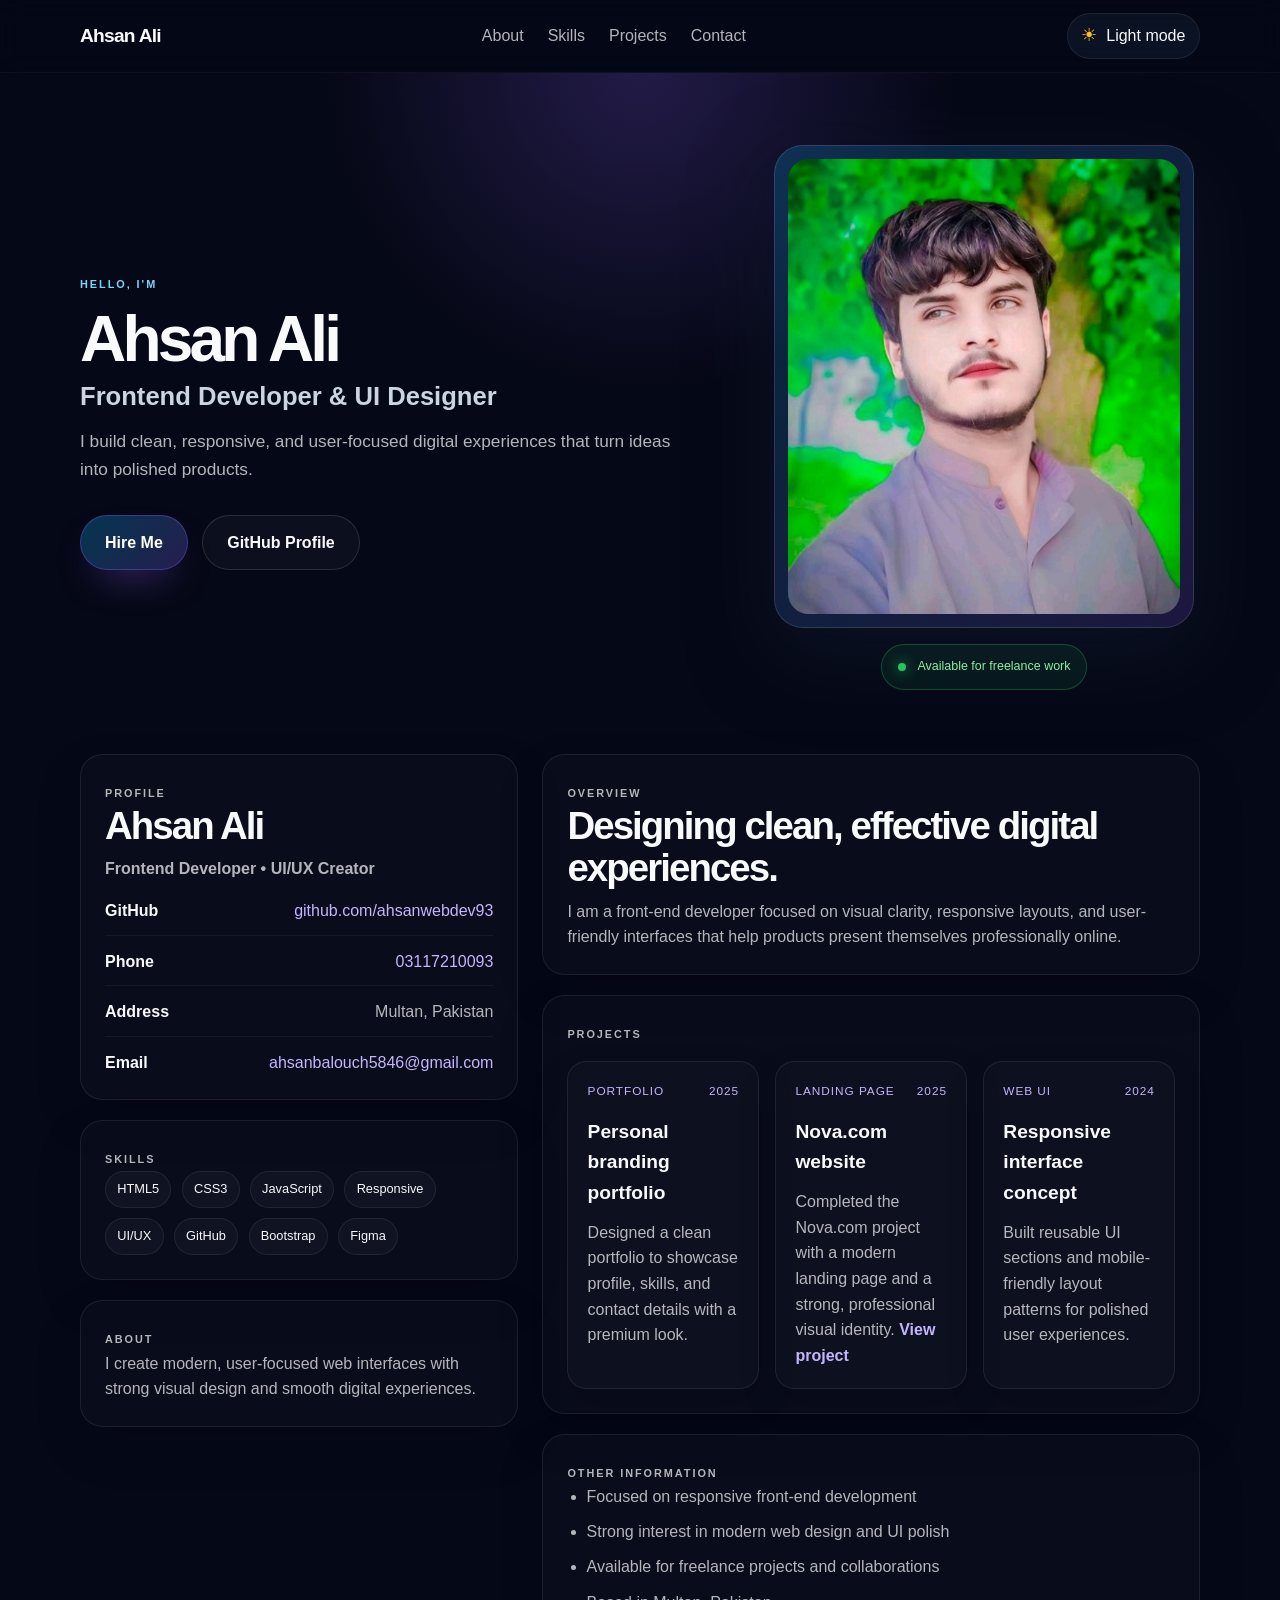
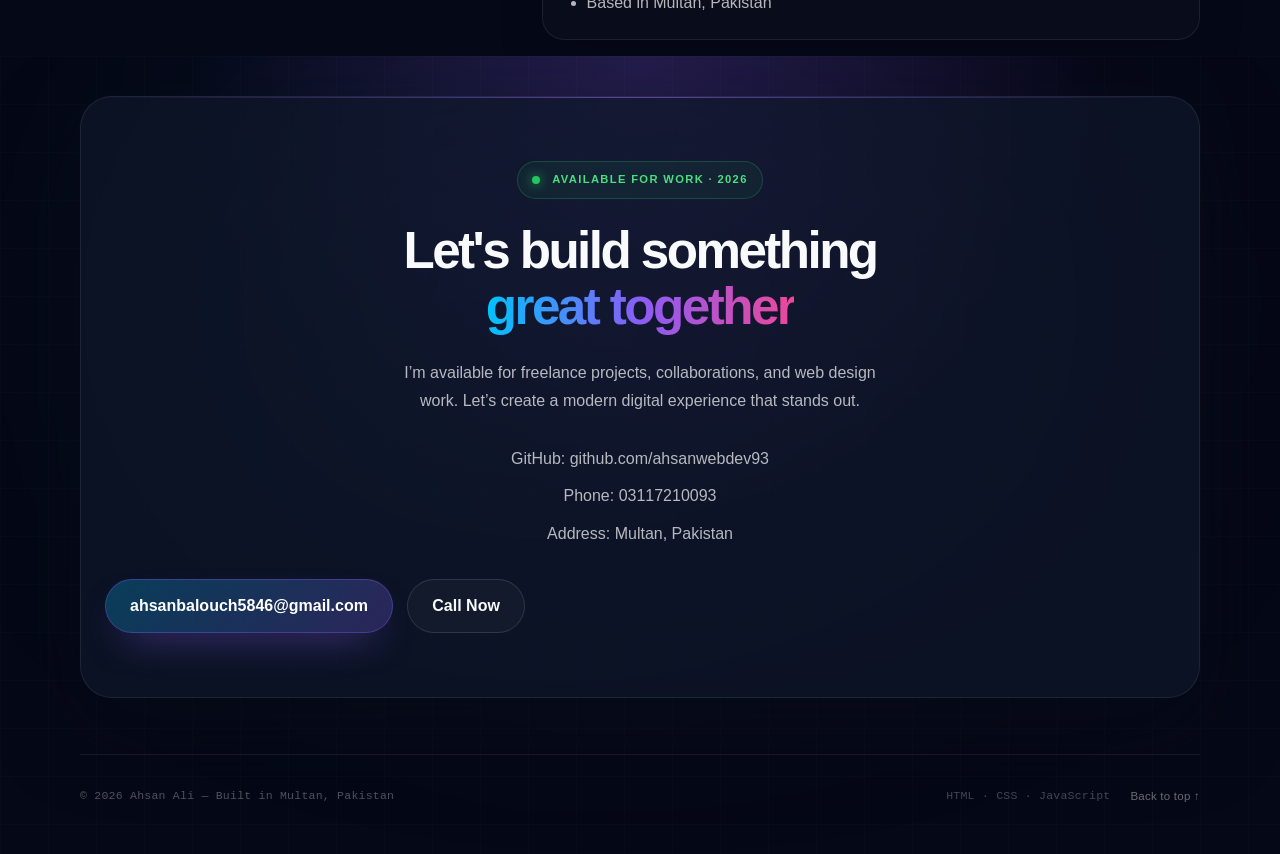
<file: index.html>
<!DOCTYPE html>
<html lang="en">

<head>
    <meta charset="UTF-8" />
    <meta name="viewport" content="width=device-width, initial-scale=1.0" />
    <title>Ahsan Ali | Portfolio</title>
    <meta name="description"
        content="Portfolio of Ahsan Ali — web developer and digital creator based in Multan, Pakistan." />
    <link rel="stylesheet" href="./portfolio.css" />
</head>

<body id="top">
    <header class="topbar">
        <div class="container nav-wrap">
            <div class="brand">Ahsan Ali</div>
            <nav class="main-nav" aria-label="Main navigation">
                <a href="#about">About</a>
                <a href="#skills">Skills</a>
                <a href="#projects">Projects</a>
                <a href="#contact">Contact</a>
            </nav>
            <button class="theme-toggle" id="theme-toggle" type="button" aria-label="Switch to light mode"
                aria-pressed="false">
                <span class="theme-icon" aria-hidden="true">☀</span>
                <span class="theme-label">Light mode</span>
            </button>
        </div>
    </header>

    <main>
        <section class="hero">
            <div class="container hero-grid">
                <div class="hero-copy">
                    <p class="eyebrow">Hello, I'm</p>
                    <h1>Ahsan Ali</h1>
                    <h2>Frontend Developer & UI Designer</h2>
                    <p class="lead">
                        I build clean, responsive, and user-focused digital experiences that turn ideas into polished
                        products.
                    </p>

                    <div class="actions">
                        <a class="button primary" href="#contact">Hire Me</a>
                        <a class="button secondary" href="https://github.com/ahsanwebdev93" target="_blank"
                            rel="noreferrer">GitHub Profile</a>
                    </div>
                </div>

                <div class="profile-card">
                    <div class="profile-frame">
                        <img src="./me.jpeg" alt="Ahsan Ali profile picture" />
                    </div>
                    <div class="profile-badge">
                        <span class="dot"></span>
                        Available for freelance work
                    </div>
                </div>
            </div>
        </section>

        <section class="portfolio-split">
            <div class="container split-grid">
                <aside class="left-panel">
                    <div class="panel-box">
                        <p class="section-tag">Profile</p>
                        <h3>Ahsan Ali</h3>
                        <p class="mini-role">Frontend Developer • UI/UX Creator</p>
                        <ul class="info-list">
                            <li><span>GitHub</span> <a href="https://github.com/ahsanwebdev93" target="_blank"
                                    rel="noreferrer">github.com/ahsanwebdev93</a></li>
                            <li><span>Phone</span> <a href="tel:+923117210093">03117210093</a></li>
                            <li><span>Address</span> Multan, Pakistan</li>
                            <li><span>Email</span> <a href="mailto:ahsanbalouch5846@gmail.com">ahsanbalouch5846@gmail.com</a></li>
                        </ul>
                    </div>

                    <div class="panel-box">
                        <p class="section-tag">Skills</p>
                        <div class="small-skill-grid">
                            <span>HTML5</span>
                            <span>CSS3</span>
                            <span>JavaScript</span>
                            <span>Responsive</span>
                            <span>UI/UX</span>
                            <span>GitHub</span>
                            <span>Bootstrap</span>
                            <span>Figma</span>
                        </div>
                    </div>

                    <div class="panel-box">
                        <p class="section-tag">About</p>
                        <p>
                            I create modern, user-focused web interfaces with strong visual design and smooth digital experiences.
                        </p>
                    </div>
                </aside>

                <div class="right-panel">
                    <div class="panel-box">
                        <p class="section-tag">Overview</p>
                        <h3>Designing clean, effective digital experiences.</h3>
                        <p>
                            I am a front-end developer focused on visual clarity, responsive layouts, and user-friendly interfaces
                            that help products present themselves professionally online.
                        </p>
                    </div>

                    <div class="panel-box">
                        <p class="section-tag">Projects</p>
                        <div class="project-grid">
                            <article class="project-card">
                                <div class="project-top">
                                    <span class="project-label">Portfolio</span>
                                    <span class="project-year">2025</span>
                                </div>
                                <h4>Personal branding portfolio</h4>
                                <p>Designed a clean portfolio to showcase profile, skills, and contact details with a premium look.</p>
                            </article>

                            <article class="project-card">
                                <div class="project-top">
                                    <span class="project-label">Landing Page</span>
                                    <span class="project-year">2025</span>
                                </div>
                                <h4>Nova.com website</h4>
                                <p>
                                    Completed the Nova.com project with a modern landing page and a strong, professional visual identity.
                                    <a href="https://ahsanwebdev93.github.io/nova.com/" target="_blank" rel="noreferrer">View project</a>
                                </p>
                            </article>

                            <article class="project-card">
                                <div class="project-top">
                                    <span class="project-label">Web UI</span>
                                    <span class="project-year">2024</span>
                                </div>
                                <h4>Responsive interface concept</h4>
                                <p>Built reusable UI sections and mobile-friendly layout patterns for polished user experiences.</p>
                            </article>
                        </div>
                    </div>

                    <div class="panel-box">
                        <p class="section-tag">Other Information</p>
                        <ul class="list-points">
                            <li>Focused on responsive front-end development</li>
                            <li>Strong interest in modern web design and UI polish</li>
                            <li>Available for freelance projects and collaborations</li>
                            <li>Based in Multan, Pakistan</li>
                        </ul>
                    </div>
                </div>
            </div>
        </section>
    </main>

    <section class="contact-section" id="contact">
        <div class="bg-glow" aria-hidden="true"></div>
        <div class="grid-bg" aria-hidden="true"></div>

        <div class="container">
            <div class="card">
                <div class="availability">
                    <span class="status-dot" aria-hidden="true"></span>
                    Available for work · 2026
                </div>

                <h2>Let's build something <span>great together</span></h2>

                <p>
                    I’m available for freelance projects, collaborations, and web design work. Let’s create a modern
                    digital experience that stands out.
                </p>

                <div class="contact-list" aria-label="contact details">
                    <a href="https://github.com/ahsanwebdev93" target="_blank" rel="noreferrer">GitHub:
                        github.com/ahsanwebdev93</a>
                    <a href="tel:+923117210093">Phone: 03117210093</a>
                    <span>Address: Multan, Pakistan</span>
                </div>

                <div class="actions contact-actions">
                    <a class="button primary" href="mailto:ahsanbalouch5846@gmail.com">ahsanbalouch5846@gmail.com</a>
                    <a class="button secondary" href="tel:+923117210093">Call Now</a>
                </div>
            </div>

            <footer class="site-footer">
                <p>© <span id="year"></span> Ahsan Ali — Built in Multan, Pakistan</p>
                <div class="footer-meta">
                    <span>HTML · CSS · JavaScript</span>
                    <a href="#top">Back to top ↑</a>
                </div>
            </footer>
        </div>
    </section>

    <script src="./portfolio.js"></script>
</body>

</html>
</file>
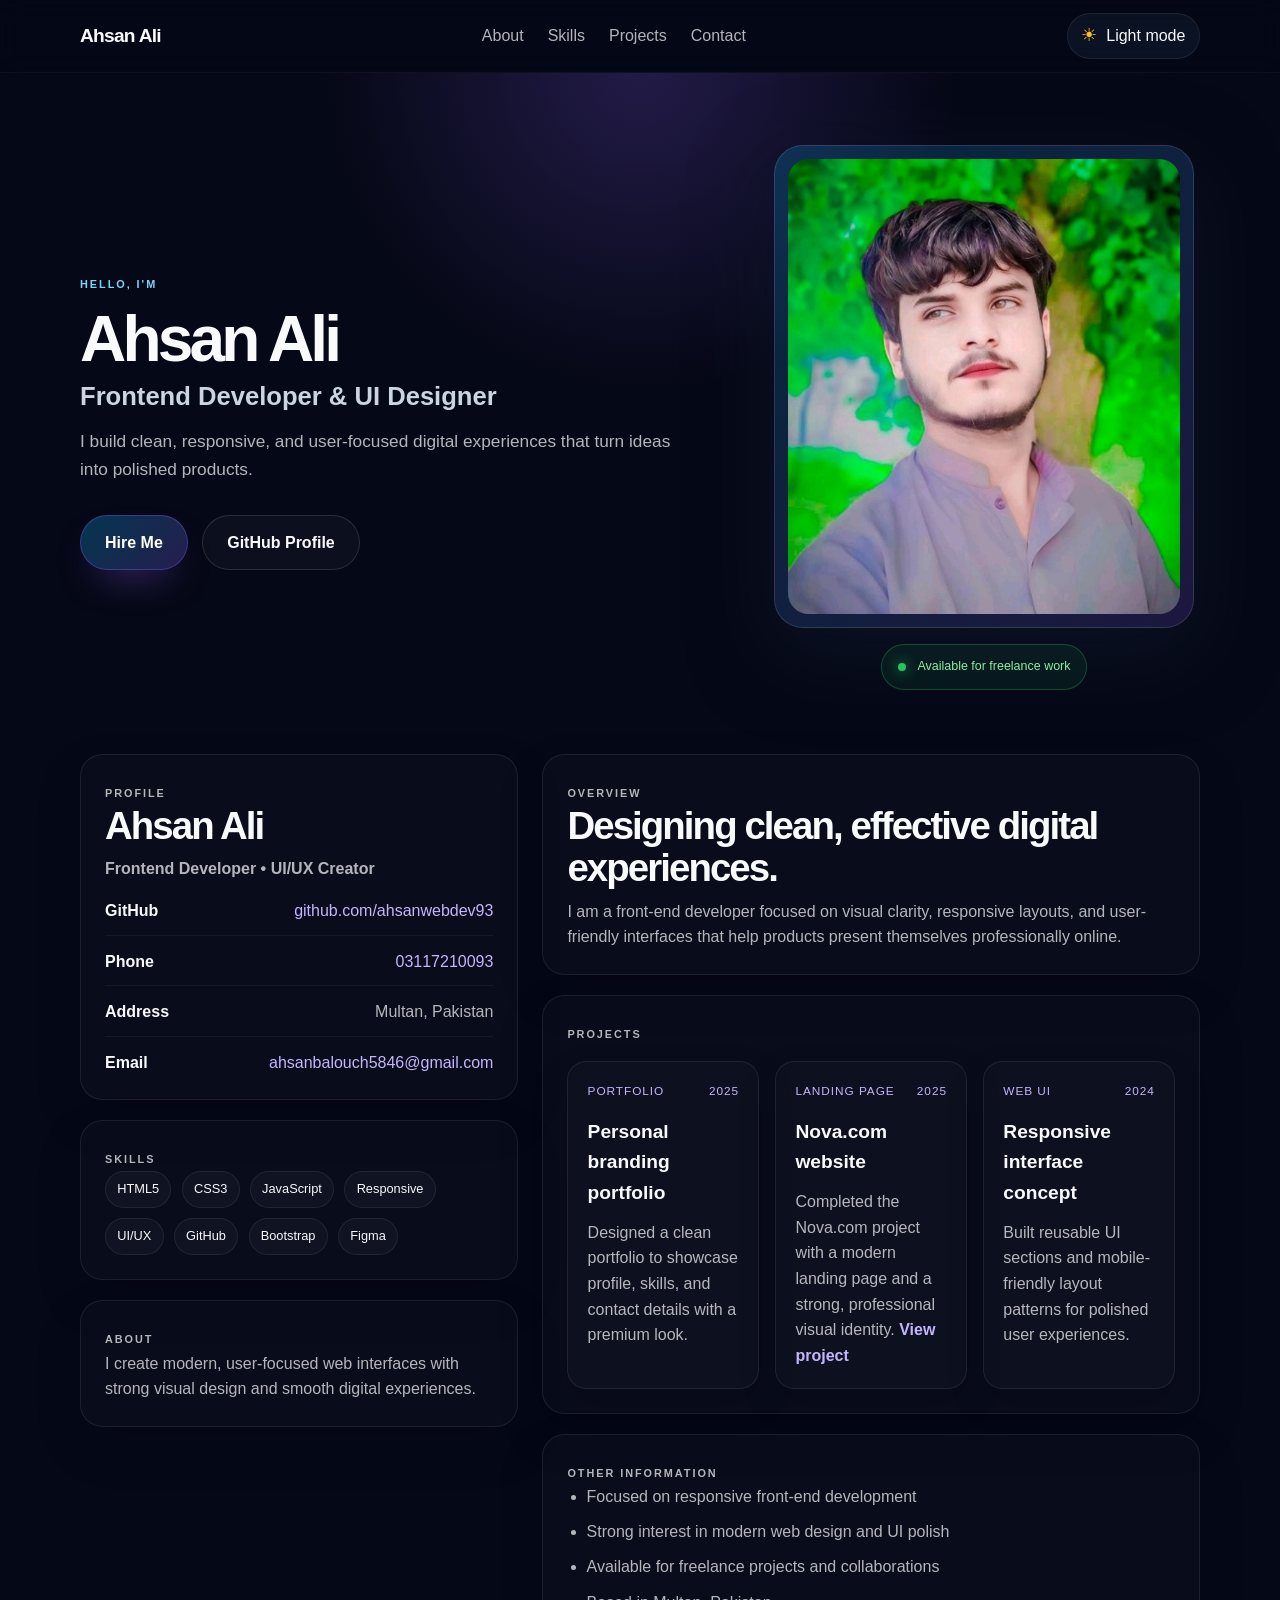
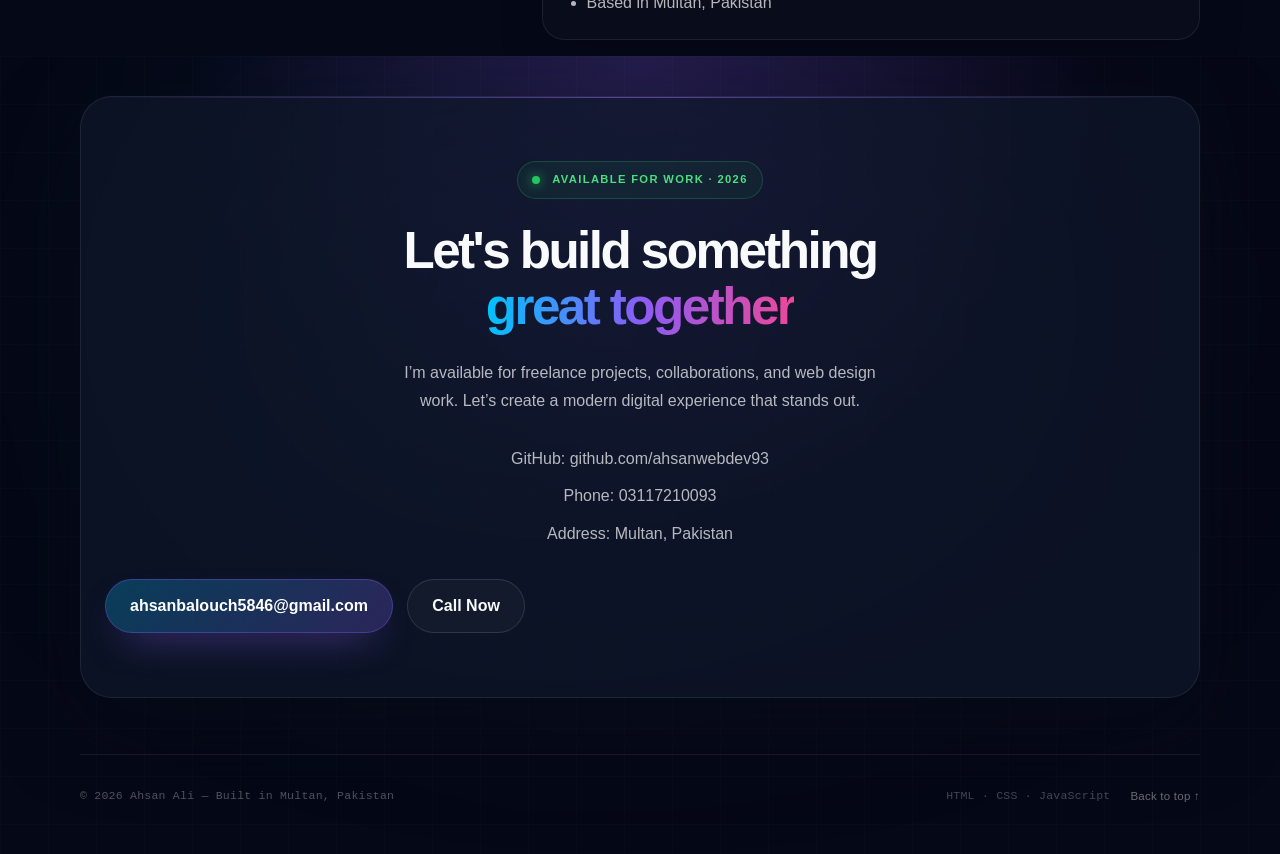
<file: portfolio.html>
<!DOCTYPE html>
<html lang="en">

<head>
    <meta charset="UTF-8" />
    <meta name="viewport" content="width=device-width, initial-scale=1.0" />
    <title>Ahsan Ali | Portfolio</title>
    <meta name="description"
        content="Portfolio of Ahsan Ali — web developer and digital creator based in Multan, Pakistan." />
    <link rel="stylesheet" href="./portfolio.css" />
</head>

<body id="top">
    <header class="topbar">
        <div class="container nav-wrap">
            <div class="brand">Ahsan Ali</div>
            <nav class="main-nav" aria-label="Main navigation">
                <a href="#about">About</a>
                <a href="#skills">Skills</a>
                <a href="#projects">Projects</a>
                <a href="#contact">Contact</a>
            </nav>
            <button class="theme-toggle" id="theme-toggle" type="button" aria-label="Switch to light mode"
                aria-pressed="false">
                <span class="theme-icon" aria-hidden="true">☀</span>
                <span class="theme-label">Light mode</span>
            </button>
        </div>
    </header>

    <main>
        <section class="hero">
            <div class="container hero-grid">
                <div class="hero-copy">
                    <p class="eyebrow">Hello, I'm</p>
                    <h1>Ahsan Ali</h1>
                    <h2>Frontend Developer & UI Designer</h2>
                    <p class="lead">
                        I build clean, responsive, and user-focused digital experiences that turn ideas into polished
                        products.
                    </p>

                    <div class="actions">
                        <a class="button primary" href="#contact">Hire Me</a>
                        <a class="button secondary" href="https://github.com/ahsanwebdev93" target="_blank"
                            rel="noreferrer">GitHub Profile</a>
                    </div>
                </div>

                <div class="profile-card">
                    <div class="profile-frame">
                        <img src="./me.jpeg" alt="Ahsan Ali profile picture" />
                    </div>
                    <div class="profile-badge">
                        <span class="dot"></span>
                        Available for freelance work
                    </div>
                </div>
            </div>
        </section>

        <section class="portfolio-split" id="about">
            <div class="container split-grid">
                <aside class="left-panel">
                    <div class="panel-box">
                        <p class="section-tag">Profile</p>
                        <h3>Ahsan Ali</h3>
                        <p class="mini-role">Frontend Developer • UI/UX Creator</p>
                        <ul class="info-list">
                            <li><span>GitHub</span> <a href="https://github.com/ahsanwebdev93" target="_blank"
                                    rel="noreferrer">github.com/ahsanwebdev93</a></li>
                            <li><span>Phone</span> <a href="tel:+923117210093">03117210093</a></li>
                            <li><span>Address</span> Multan, Pakistan</li>
                            <li><span>Email</span> <a href="mailto:ahsanbalouch5846@gmail.com">ahsanbalouch5846@gmail.com</a></li>
                        </ul>
                    </div>

                    <div class="panel-box" id="skills">
                        <p class="section-tag">Skills</p>
                        <div class="small-skill-grid">
                            <span>HTML5</span>
                            <span>CSS3</span>
                            <span>JavaScript</span>
                            <span>Responsive</span>
                            <span>UI/UX</span>
                            <span>GitHub</span>
                            <span>Bootstrap</span>
                            <span>Figma</span>
                        </div>
                    </div>

                    <div class="panel-box">
                        <p class="section-tag">About</p>
                        <p>
                            I create modern, user-focused web interfaces with strong visual design and smooth digital experiences.
                        </p>
                    </div>
                </aside>

                <div class="right-panel">
                    <div class="panel-box">
                        <p class="section-tag">Overview</p>
                        <h3>Designing clean, effective digital experiences.</h3>
                        <p>
                            I am a front-end developer focused on visual clarity, responsive layouts, and user-friendly interfaces
                            that help products present themselves professionally online.
                        </p>
                    </div>

                    <div class="panel-box" id="projects">
                        <p class="section-tag">Projects</p>
                        <div class="project-grid">
                            <article class="project-card">
                                <div class="project-top">
                                    <span class="project-label">Portfolio</span>
                                    <span class="project-year">2025</span>
                                </div>
                                <h4>Personal branding portfolio</h4>
                                <p>Designed a clean portfolio to showcase profile, skills, and contact details with a premium look.</p>
                            </article>

                            <article class="project-card">
                                <div class="project-top">
                                    <span class="project-label">Landing Page</span>
                                    <span class="project-year">2025</span>
                                </div>
                                <h4>Nova.com website</h4>
                                <p>
                                    Completed the Nova.com project with a modern landing page and a strong, professional visual identity.
                                    <a href="https://ahsanwebdev93.github.io/nova.com/" target="_blank" rel="noreferrer">View project</a>
                                </p>
                            </article>

                            <article class="project-card">
                                <div class="project-top">
                                    <span class="project-label">Web UI</span>
                                    <span class="project-year">2024</span>
                                </div>
                                <h4>Responsive interface concept</h4>
                                <p>Built reusable UI sections and mobile-friendly layout patterns for polished user experiences.</p>
                            </article>
                        </div>
                    </div>

                    <div class="panel-box">
                        <p class="section-tag">Other Information</p>
                        <ul class="list-points">
                            <li>Focused on responsive front-end development</li>
                            <li>Strong interest in modern web design and UI polish</li>
                            <li>Available for freelance projects and collaborations</li>
                            <li>Based in Multan, Pakistan</li>
                        </ul>
                    </div>
                </div>
            </div>
        </section>
    </main>

    <section class="contact-section" id="contact">
        <div class="bg-glow" aria-hidden="true"></div>
        <div class="grid-bg" aria-hidden="true"></div>

        <div class="container">
            <div class="card">
                <div class="availability">
                    <span class="status-dot" aria-hidden="true"></span>
                    Available for work · 2026
                </div>

                <h2>Let's build something <span>great together</span></h2>

                <p>
                    I’m available for freelance projects, collaborations, and web design work. Let’s create a modern
                    digital experience that stands out.
                </p>

                <div class="contact-list" aria-label="contact details">
                    <a href="https://github.com/ahsanwebdev93" target="_blank" rel="noreferrer">GitHub:
                        github.com/ahsanwebdev93</a>
                    <a href="tel:+923117210093">Phone: 03117210093</a>
                    <span>Address: Multan, Pakistan</span>
                </div>

                <div class="actions contact-actions">
                    <a class="button primary" href="mailto:ahsanbalouch5846@gmail.com">ahsanbalouch5846@gmail.com</a>
                    <a class="button secondary" href="tel:+923117210093">Call Now</a>
                </div>
            </div>

            <footer class="site-footer">
                <p>© <span id="year"></span> Ahsan Ali — Built in Multan, Pakistan</p>
                <div class="footer-meta">
                    <span>HTML · CSS · JavaScript</span>
                    <a href="#top">Back to top ↑</a>
                </div>
            </footer>
        </div>
    </section>

    <script src="./portfolio.js"></script>
</body>

</html>
</file>
<file: portfolio.css>
:root {
  --bg: #050816;
  --bg-soft: #0f172a;
  --panel: rgba(15, 23, 42, 0.7);
  --panel-strong: rgba(15, 23, 42, 0.85);
  --text: #f8fafc;
  --muted: rgba(255, 255, 255, 0.7);
  --line: rgba(255, 255, 255, 0.08);
  --plasma: #8b5cf6;
  --electric: #00c2ff;
  --green: #22c55e;
  --shadow: rgba(8, 15, 30, 0.7);
}

* {
  box-sizing: border-box;
}

html {
  scroll-behavior: smooth;
}

body {
  margin: 0;
  min-height: 100vh;
  font-family: Arial, Helvetica, sans-serif;
  background: var(--bg);
  color: var(--text);
  line-height: 1.6;
}

img {
  max-width: 100%;
  display: block;
}

button,
a {
  font: inherit;
}

body a {
  color: inherit;
}

.container {
  width: min(1120px, calc(100% - 2rem));
  margin: 0 auto;
}

.topbar {
  position: sticky;
  top: 0;
  z-index: 20;
  backdrop-filter: blur(14px);
  background: rgba(5, 8, 22, 0.55);
  border-bottom: 1px solid rgba(255, 255, 255, 0.04);
}

.nav-wrap {
  display: flex;
  align-items: center;
  justify-content: space-between;
  gap: 1.5rem;
  min-height: 72px;
}

.brand {
  font-size: 1.2rem;
  font-weight: 700;
  letter-spacing: -0.04em;
}

.main-nav {
  display: flex;
  align-items: center;
  gap: 1.5rem;
}

.main-nav a {
  text-decoration: none;
  color: var(--muted);
  transition: color 0.25s ease;
}

.main-nav a:hover {
  color: var(--text);
}

.theme-toggle {
  display: inline-flex;
  align-items: center;
  justify-content: center;
  gap: 0.55rem;
  min-height: 2.6rem;
  padding: 0.55rem 0.85rem;
  border: 1px solid var(--line);
  border-radius: 999px;
  background: var(--panel);
  color: var(--text);
  cursor: pointer;
  white-space: nowrap;
  transition: background 0.2s ease, border-color 0.2s ease, transform 0.2s ease;
}

.theme-toggle:hover {
  transform: translateY(-1px);
  border-color: var(--plasma);
}

.theme-icon {
  color: #fbbf24;
  font-size: 1.1rem;
  line-height: 1;
}

.theme-toggle:focus-visible {
  outline: 2px solid var(--electric);
  outline-offset: 3px;
}

.hero {
  position: relative;
  padding: 4.5rem 0 2rem;
  background: radial-gradient(circle at top, rgba(139, 92, 246, 0.22), transparent 35%), var(--bg);
}

.hero-grid {
  display: grid;
  grid-template-columns: 1.2fr 0.8fr;
  align-items: center;
  gap: 2.5rem;
}

.eyebrow,
.section-tag {
  display: inline-block;
  text-transform: uppercase;
  letter-spacing: 0.18em;
  font-size: 0.68rem;
  color: #7dd3fc;
  margin-bottom: 1rem;
  font-weight: 700;
}

.hero-copy h1 {
  margin: 0;
  font-size: clamp(2.8rem, 5vw, 5rem);
  line-height: 0.95;
  letter-spacing: -0.06em;
}

.hero-copy h2 {
  margin: 0.7rem 0 1rem;
  font-size: clamp(1.25rem, 2vw, 2rem);
  line-height: 1.2;
  color: #cbd5e1;
}

.lead {
  max-width: 620px;
  margin: 0;
  color: var(--muted);
  font-size: 1.08rem;
}

.actions {
  display: flex;
  flex-wrap: wrap;
  gap: 0.9rem;
  margin-top: 2rem;
}

.button {
  display: inline-flex;
  align-items: center;
  justify-content: center;
  min-height: 3.2rem;
  padding: 0.85rem 1.5rem;
  border-radius: 999px;
  text-decoration: none;
  font-weight: 600;
  transition: transform 0.25s ease, box-shadow 0.25s ease, border-color 0.25s ease;
}

.button:hover {
  transform: translateY(-2px);
}

.button.primary {
  color: #fff;
  background: linear-gradient(135deg, rgba(0, 194, 255, 0.25), rgba(139, 92, 246, 0.25));
  border: 1px solid rgba(139, 92, 246, 0.35);
  box-shadow: 0 18px 40px -20px rgba(139, 92, 246, 0.8);
}

.button.secondary {
  color: var(--text);
  background: rgba(255, 255, 255, 0.03);
  border: 1px solid rgba(255, 255, 255, 0.12);
}

.quick-facts {
  list-style: none;
  display: grid;
  gap: 0.9rem;
  padding: 0;
  margin: 2rem 0 0;
  max-width: 420px;
}

.quick-facts li {
  display: flex;
  justify-content: space-between;
  gap: 1rem;
  padding: 0.9rem 1rem;
  border-radius: 0.95rem;
  background: rgba(255, 255, 255, 0.03);
  border: 1px solid var(--line);
  color: var(--muted);
}

.quick-facts span {
  color: var(--text);
  font-weight: 600;
}

.quick-facts a {
  color: #c4b5fd;
  text-decoration: none;
}

.profile-card {
  display: flex;
  flex-direction: column;
  align-items: center;
  gap: 1rem;
}

.profile-frame {
  width: min(420px, 82vw);
  aspect-ratio: 1 / 1.15;
  padding: 0.8rem;
  border-radius: 1.8rem;
  background: linear-gradient(135deg, rgba(0, 194, 255, 0.18), rgba(139, 92, 246, 0.18));
  border: 1px solid rgba(255, 255, 255, 0.12);
  box-shadow: 0 25px 80px rgba(15, 23, 42, 0.7);
}

.profile-frame img {
  width: 100%;
  height: 100%;
  object-fit: cover;
  border-radius: 1.3rem;
}

.profile-badge {
  display: inline-flex;
  align-items: center;
  gap: 0.7rem;
  padding: 0.75rem 1rem;
  border-radius: 999px;
  border: 1px solid rgba(34, 197, 94, 0.3);
  background: rgba(34, 197, 94, 0.08);
  color: #86efac;
  font-size: 0.78rem;
}

.dot {
  width: 0.55rem;
  height: 0.55rem;
  border-radius: 50%;
  background: var(--green);
  box-shadow: 0 0 14px rgba(34, 197, 94, 0.9);
  animation: pulse 1.8s infinite ease-in-out;
}

.info-section,
.skills-section,
.projects-section {
  padding: 2rem 0 1rem;
}

.section-grid {
  display: grid;
  grid-template-columns: 0.9fr 1.1fr;
  gap: 2rem;
  align-items: start;
  padding: 2rem 0;
}

.info-section h3,
.section-heading {
  margin: 0;
  font-size: clamp(1.8rem, 3vw, 3rem);
  line-height: 1.1;
  letter-spacing: -0.05em;
}

.section-grid p {
  margin: 0 0 1rem;
  color: var(--muted);
  font-size: 1.02rem;
}

.centered {
  text-align: center;
}

.skills-grid {
  display: grid;
  grid-template-columns: repeat(4, minmax(0, 1fr));
  gap: 1rem;
  margin-top: 2rem;
}

.skill-card,
.project-card {
  background: rgba(255, 255, 255, 0.02);
  border: 1px solid var(--line);
  border-radius: 1.2rem;
  box-shadow: 0 15px 35px rgba(2, 6, 23, 0.2);
}

.skill-card {
  display: flex;
  align-items: center;
  justify-content: center;
  min-height: 110px;
  font-weight: 700;
  color: var(--text);
  text-align: center;
}

.project-grid {
  display: grid;
  grid-template-columns: repeat(3, minmax(0, 1fr));
  gap: 1.2rem;
  margin-top: 2rem;
}

.project-card {
  padding: 1.4rem;
}

.project-top {
  display: flex;
  align-items: center;
  justify-content: space-between;
  gap: 1rem;
  margin-bottom: 1rem;
  color: #c4b5fd;
  font-size: 0.74rem;
  text-transform: uppercase;
  letter-spacing: 0.08em;
}

.project-card h4 {
  margin: 0 0 0.9rem;
  font-size: 1.4rem;
}

.project-card p {
  margin: 0;
  color: var(--muted);
}

.contact-section {
  position: relative;
  overflow: hidden;
  padding: 2.5rem 0 3rem;
  background: radial-gradient(circle at top, rgba(139, 92, 246, 0.2), transparent 45%), var(--bg);
}

.contact-section .bg-glow,
.contact-section .grid-bg {
  position: absolute;
  inset: 0;
  pointer-events: none;
}

.contact-section .bg-glow {
  left: 50%;
  top: 2.5rem;
  width: min(820px, 80vw);
  height: 420px;
  transform: translateX(-50%);
  border-radius: 50%;
  background: linear-gradient(90deg, rgba(0, 194, 255, 0.15), rgba(139, 92, 246, 0.15), rgba(168, 85, 247, 0.1));
  filter: blur(150px);
}

.contact-section .grid-bg {
  background-image:
    linear-gradient(rgba(255, 255, 255, 0.04) 1px, transparent 1px),
    linear-gradient(90deg, rgba(255, 255, 255, 0.04) 1px, transparent 1px);
  background-size: 48px 48px;
  opacity: 0.4;
}

.card {
  position: relative;
  overflow: hidden;
  border: 1px solid var(--line);
  border-radius: 2rem;
  background: var(--panel);
  box-shadow: 0 30px 80px rgba(9, 11, 24, 0.6);
  text-align: center;
  padding: 4rem 1.5rem;
}

.card::before {
  content: "";
  position: absolute;
  inset-inline: 0;
  top: 0;
  height: 1px;
  background: linear-gradient(90deg, transparent, rgba(139, 92, 246, 0.6), transparent);
}

.availability {
  display: inline-flex;
  align-items: center;
  gap: 0.75rem;
  border: 1px solid rgba(34, 197, 94, 0.25);
  border-radius: 999px;
  background: rgba(34, 197, 94, 0.07);
  color: #4ade80;
  padding: 0.55rem 0.9rem;
  font-size: 0.7rem;
  letter-spacing: 0.12em;
  text-transform: uppercase;
  font-weight: 600;
}

.status-dot {
  width: 0.5rem;
  height: 0.5rem;
  border-radius: 50%;
  background: var(--green);
  box-shadow: 0 0 12px rgba(34, 197, 94, 0.9);
  animation: pulse 1.6s infinite ease-in-out;
}

.card h2 {
  max-width: 36rem;
  margin: 1.5rem auto 0;
  font-size: clamp(2.3rem, 4vw, 4rem);
  line-height: 1.1;
  letter-spacing: -0.05em;
  color: var(--text);
}

.card h2 span {
  background: linear-gradient(90deg, var(--electric), var(--plasma), #ec4899);
  -webkit-background-clip: text;
  background-clip: text;
  color: transparent;
}

.card p {
  max-width: 32rem;
  margin: 1.5rem auto 0;
  color: var(--muted);
  font-size: 1rem;
  line-height: 1.7;
}

.contact-list {
  display: flex;
  flex-direction: column;
  gap: 0.75rem;
  align-items: center;
  margin-top: 2rem;
  color: var(--muted);
}

.contact-list a,
.contact-list span {
  text-decoration: none;
  color: var(--muted);
}

.contact-list a:hover {
  color: var(--text);
}

.contact-actions {
  margin-top: 2rem;
}

.site-footer {
  position: relative;
  z-index: 1;
  display: flex;
  justify-content: space-between;
  align-items: center;
  gap: 1rem;
  flex-wrap: wrap;
  margin-top: 3.5rem;
  padding-top: 2rem;
  border-top: 1px solid rgba(255, 255, 255, 0.07);
  color: rgba(255, 255, 255, 0.3);
  font-size: 0.72rem;
  letter-spacing: 0.02em;
}

.site-footer p {
  margin: 0;
  font-family: "SFMono-Regular", Consolas, monospace;
}

.footer-meta {
  display: inline-flex;
  align-items: center;
  gap: 1.25rem;
  flex-wrap: wrap;
}

.footer-meta span {
  font-family: "SFMono-Regular", Consolas, monospace;
  color: rgba(255, 255, 255, 0.25);
}

.footer-meta a {
  color: rgba(255, 255, 255, 0.4);
  text-decoration: none;
}

.footer-meta a:hover {
  color: #fff;
}

@keyframes pulse {
  0%,
  100% {
    opacity: 1;
    transform: scale(1);
  }

  50% {
    opacity: 0.7;
    transform: scale(1.15);
  }
}

.portfolio-split {
  padding: 2rem 0 1rem;
}

.split-grid {
  display: grid;
  grid-template-columns: 0.8fr 1.2fr;
  gap: 1.5rem;
  align-items: start;
}

.left-panel,
.right-panel {
  display: grid;
  gap: 1.25rem;
}

.panel-box {
  background: rgba(255, 255, 255, 0.02);
  border: 1px solid var(--line);
  border-radius: 1.4rem;
  padding: 1.5rem;
  box-shadow: 0 20px 45px rgba(2, 6, 23, 0.18);
}

.panel-box h3 {
  margin: 0 0 0.6rem;
  font-size: clamp(1.8rem, 3vw, 2.5rem);
  letter-spacing: -0.05em;
  line-height: 1.1;
}

.panel-box p {
  margin: 0;
  color: var(--muted);
}

.mini-role {
  color: #dbeafe;
  font-weight: 600;
  margin-bottom: 1rem !important;
}

.info-list {
  list-style: none;
  padding: 0;
  margin: 0;
  display: grid;
  gap: 0.8rem;
}

.info-list li {
  display: flex;
  justify-content: space-between;
  gap: 0.75rem;
  color: var(--muted);
  border-bottom: 1px solid rgba(255, 255, 255, 0.05);
  padding-bottom: 0.7rem;
}

.info-list li:last-child {
  border-bottom: none;
  padding-bottom: 0;
}

.info-list span {
  color: var(--text);
  font-weight: 600;
}

.info-list a {
  color: #c4b5fd;
  text-decoration: none;
}

.small-skill-grid {
  display: flex;
  flex-wrap: wrap;
  gap: 0.65rem;
}

.small-skill-grid span {
  display: inline-flex;
  align-items: center;
  padding: 0.45rem 0.7rem;
  border-radius: 999px;
  border: 1px solid var(--line);
  background: rgba(255, 255, 255, 0.03);
  color: var(--text);
  font-size: 0.8rem;
}

.list-points {
  list-style: disc;
  padding-left: 1.2rem;
  margin: 0;
  display: grid;
  gap: 0.6rem;
  color: var(--muted);
}

.project-grid {
  display: grid;
  grid-template-columns: repeat(3, minmax(0, 1fr));
  gap: 1rem;
  margin-top: 1rem;
}

.project-card {
  background: rgba(255, 255, 255, 0.02);
  border: 1px solid var(--line);
  border-radius: 1.2rem;
  padding: 1.2rem;
  box-shadow: 0 15px 35px rgba(2, 6, 23, 0.2);
}

.project-card h4 {
  margin: 0.8rem 0 0.7rem;
  font-size: 1.2rem;
}

.project-card p {
  margin: 0;
  color: var(--muted);
}

.project-card a {
  color: #c4b5fd;
  text-decoration: none;
  font-weight: 600;
}

@media (max-width: 900px) {
  .hero-grid,
  .section-grid,
  .split-grid,
  .project-grid,
  .skills-grid {
    grid-template-columns: 1fr;
  }

  .skills-grid {
    grid-template-columns: repeat(2, minmax(0, 1fr));
  }
}

@media (max-width: 640px) {
  .nav-wrap {
    flex-direction: column;
    justify-content: center;
    gap: 0.75rem;
    padding: 1rem 0;
  }

  .main-nav {
    gap: 0.8rem;
    flex-wrap: wrap;
    justify-content: center;
  }

  .hero {
    padding-top: 3rem;
  }

  .quick-facts li {
    flex-direction: column;
    align-items: flex-start;
  }

  .card {
    padding: 3rem 1rem;
  }

  .actions {
    flex-direction: column;
  }

  .button {
    width: 100%;
  }

  .site-footer {
    justify-content: center;
    text-align: center;
  }

  .skills-grid {
    grid-template-columns: 1fr;
  }
}

:root[data-theme="light"] {
  color-scheme: light;
  --bg: #f3f6fc;
  --bg-soft: #ffffff;
  --panel: rgba(255, 255, 255, 0.86);
  --panel-strong: #ffffff;
  --text: #172033;
  --muted: #526078;
  --line: rgba(23, 32, 51, 0.13);
  --shadow: rgba(29, 45, 75, 0.12);
}

:root[data-theme="dark"] {
  color-scheme: dark;
}

:root[data-theme="light"] body {
  background: var(--bg);
}

:root[data-theme="light"] .topbar {
  background: rgba(255, 255, 255, 0.84);
  border-bottom-color: var(--line);
}

:root[data-theme="light"] .hero {
  background: radial-gradient(circle at top, rgba(139, 92, 246, 0.12), transparent 38%), var(--bg);
}

:root[data-theme="light"] .hero-copy h2,
:root[data-theme="light"] .mini-role {
  color: #475569;
}

:root[data-theme="light"] .button.secondary,
:root[data-theme="light"] .quick-facts li,
:root[data-theme="light"] .panel-box,
:root[data-theme="light"] .project-card,
:root[data-theme="light"] .skill-card,
:root[data-theme="light"] .small-skill-grid span {
  background: rgba(255, 255, 255, 0.78);
  border-color: var(--line);
}

:root[data-theme="light"] .profile-frame {
  border-color: var(--line);
  box-shadow: 0 25px 80px rgba(29, 45, 75, 0.18);
}

:root[data-theme="light"] .profile-badge {
  color: #166534;
  background: rgba(34, 197, 94, 0.1);
}

:root[data-theme="light"] .eyebrow,
:root[data-theme="light"] .section-tag {
  color: #0369a1;
}

:root[data-theme="light"] .quick-facts a,
:root[data-theme="light"] .info-list a,
:root[data-theme="light"] .project-card a {
  color: #6d28d9;
}

:root[data-theme="light"] .project-top {
  color: #6d28d9;
}

:root[data-theme="light"] .info-list li {
  border-bottom-color: var(--line);
}

:root[data-theme="light"] .contact-section {
  background: radial-gradient(circle at top, rgba(139, 92, 246, 0.1), transparent 45%), var(--bg);
}

:root[data-theme="light"] .contact-section .grid-bg {
  background-image:
    linear-gradient(rgba(23, 32, 51, 0.035) 1px, transparent 1px),
    linear-gradient(90deg, rgba(23, 32, 51, 0.035) 1px, transparent 1px);
}

:root[data-theme="light"] .card {
  box-shadow: 0 30px 80px rgba(29, 45, 75, 0.12);
}

:root[data-theme="light"] .availability {
  color: #15803d;
}

:root[data-theme="light"] .contact-list a,
:root[data-theme="light"] .contact-list span {
  color: var(--muted);
}

:root[data-theme="light"] .site-footer {
  border-top-color: var(--line);
  color: #64748b;
}

:root[data-theme="light"] .footer-meta span {
  color: #64748b;
}

:root[data-theme="light"] .footer-meta a {
  color: #475569;
}

:root[data-theme="light"] .footer-meta a:hover {
  color: #172033;
}
</file>
